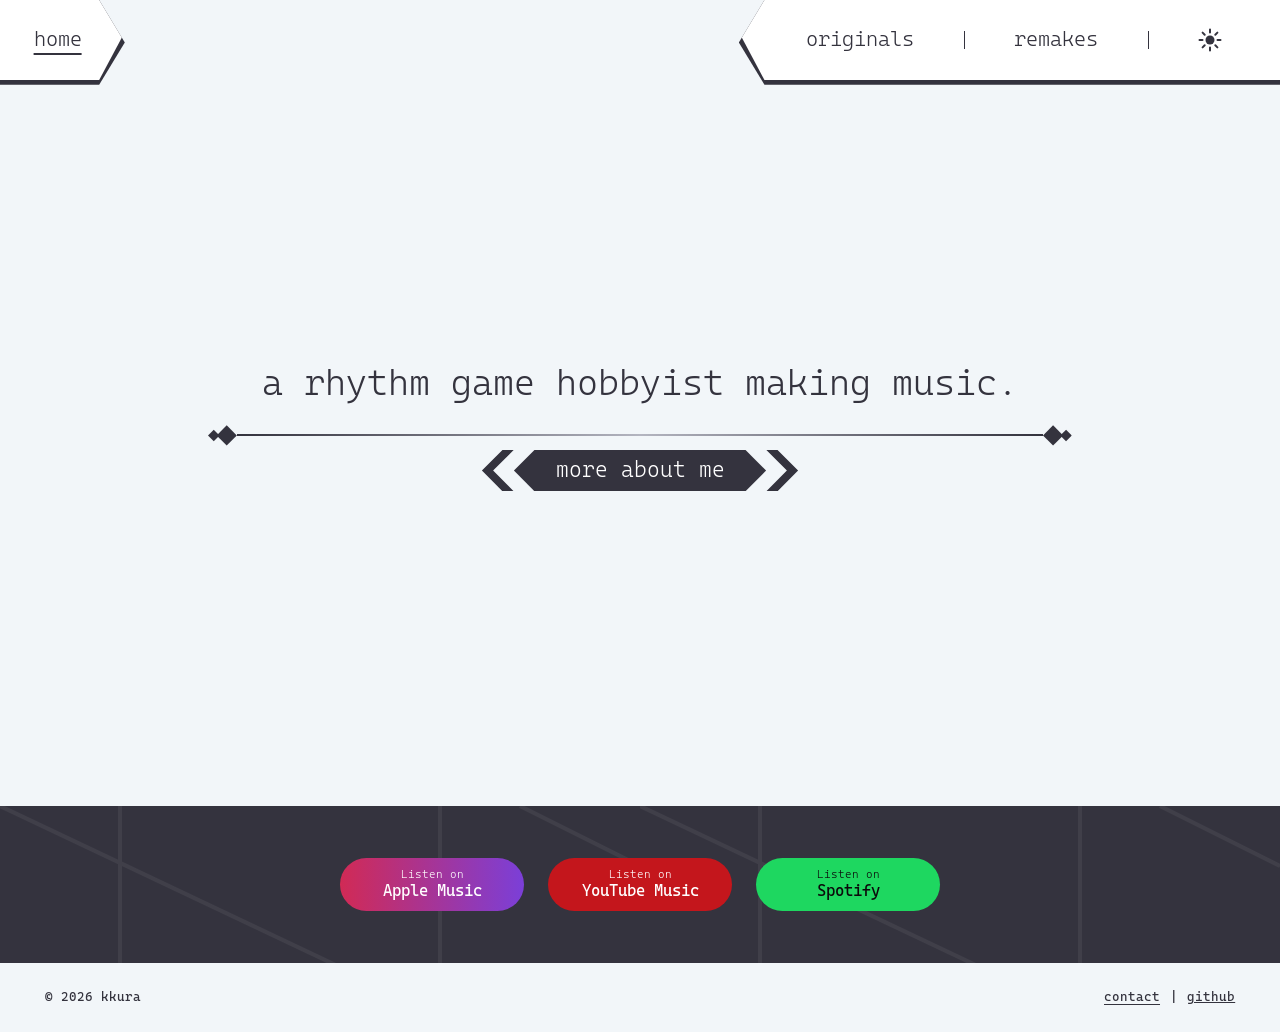
<file: index.html>
<!DOCTYPE html>
<html lang="en">
<head>
    <meta charset="UTF-8">
    <meta name="viewport" content="width=device-width, initial-scale=1.0">
    <title>kkura</title>
    <meta name="description" content="portfolio site of kkura. mostly rhythm game songs but more too.">
        <link rel="canonical" href="https://kkura.space/">
    <meta property="og:type" content="website">
    <meta property="og:site_name" content="kkura">
    <meta property="og:title" content="kkura">
    <meta property="og:description" content="portfolio site of kkura. mostly rhythm game songs but more too.">
    <meta property="og:url" content="https://kkura.space/">
    <meta property="og:image" content="https://kkura.space/assets/images/preview.png">
    <meta property="og:image:width" content="1200">
    <meta property="og:image:height" content="630">
    <meta property="og:image:alt" content="kkura portfolio site landing page">
    <meta name="twitter:card" content="summary_large_image">
    <meta name="twitter:title" content="kkura">
    <meta name="twitter:description" content="portfolio site of kkura. mostly rhythm game songs but more too.">
    <meta name="twitter:image" content="https://kkura.space/assets/images/preview.png">
    <link rel="icon" href="assets/favicon.svg" type="image/svg+xml">
    <link rel="stylesheet" href="css/styles.css">
</head>
<body data-page="home">
    <main>
        <section class="hero">
            <div class="hero__inner">
                <h1>a rhythm game hobbyist making music.</h1>
                <div class="divider" aria-hidden="true">
                    <svg viewBox="0 0 40 28"><path d="M8 6l8 8-8 8-8-8z" fill="currentColor"/><path d="M26 0l14 14-14 14-14-14z" fill="currentColor"/></svg>
                    <span class="divider__line"></span>
                    <svg viewBox="0 0 40 28" style="transform:scaleX(-1)"><path d="M8 6l8 8-8 8-8-8z" fill="currentColor"/><path d="M26 0l14 14-14 14-14-14z" fill="currentColor"/></svg>
                </div>
                <a class="btn-more" href="about.html">
                    <span class="btn-more__chev btn-more__chev--left" aria-hidden="true"></span>
                    <span class="btn-more__plate">more about me</span>
                    <span class="btn-more__chev btn-more__chev--right" aria-hidden="true"></span>
                </a>
            </div>
        </section>
    </main>
    <script type="module" src="js/shell.js"></script>
</body>
</html>
</file>
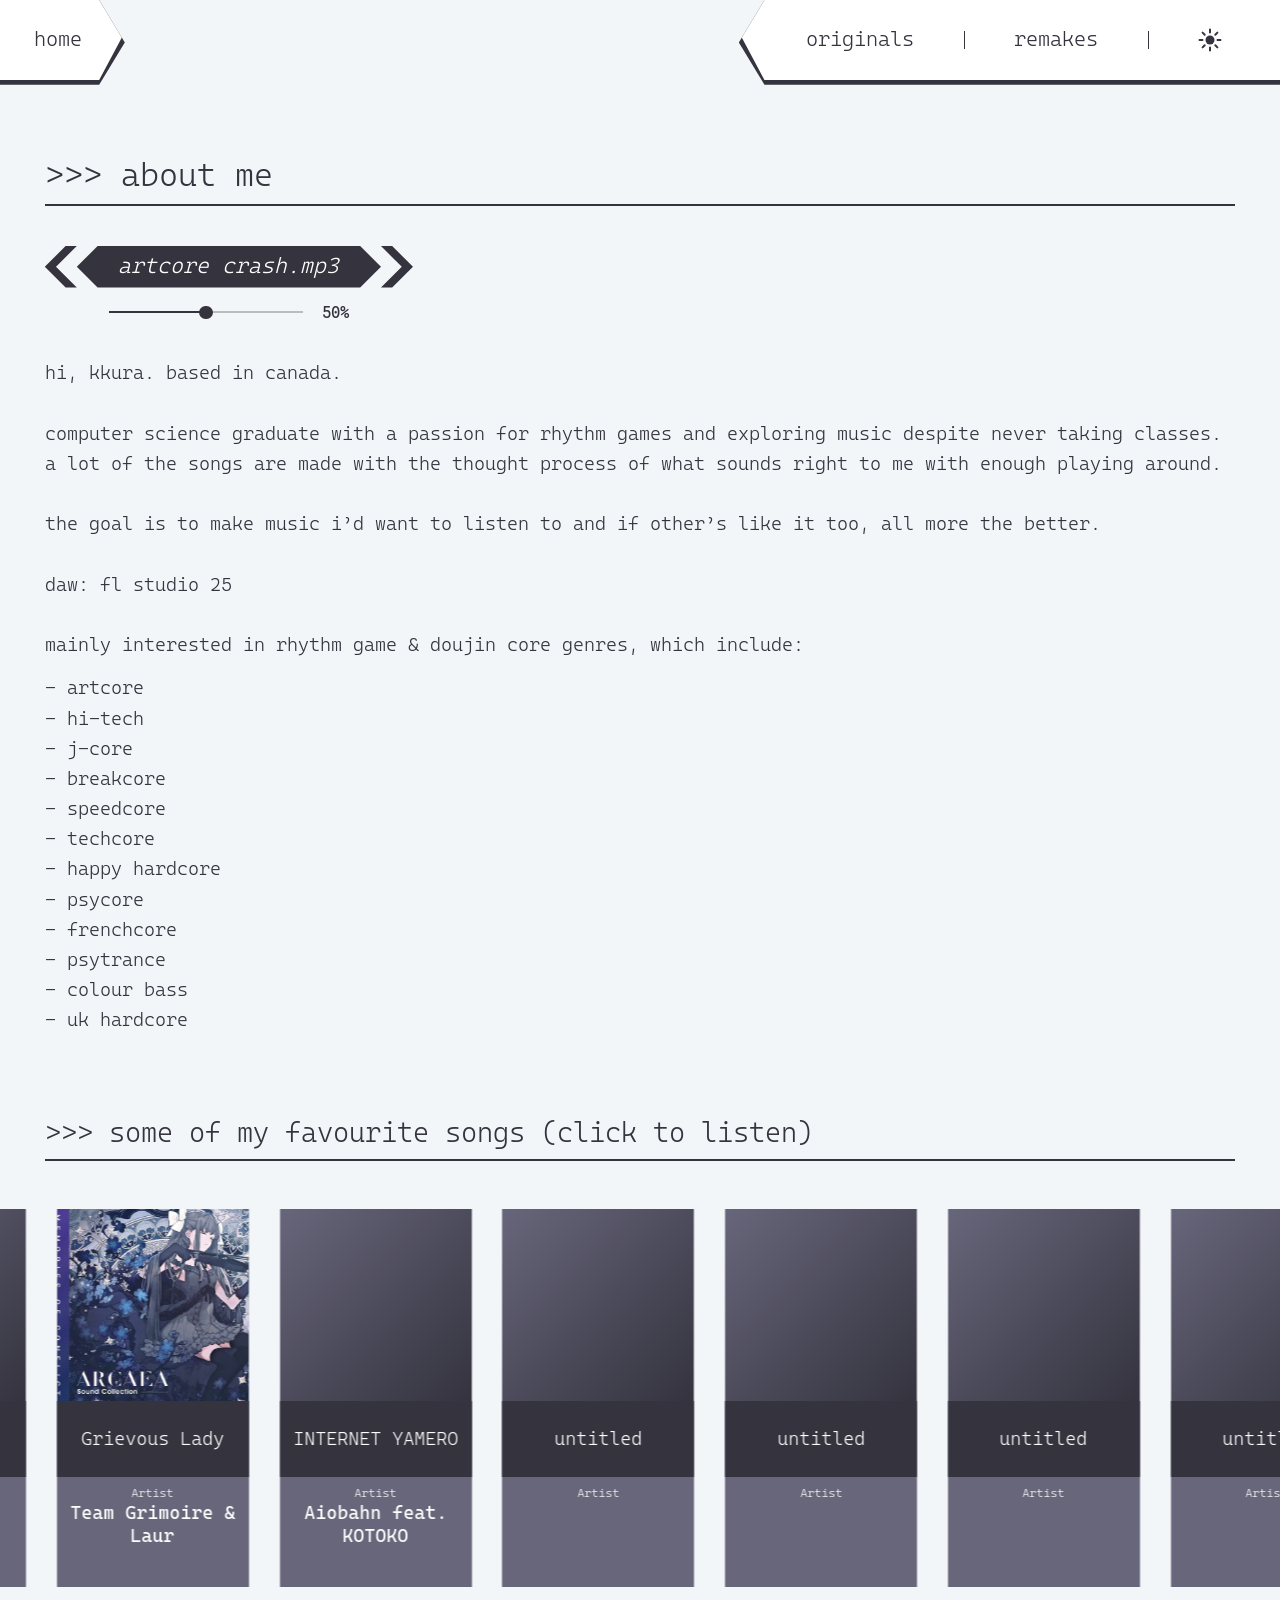
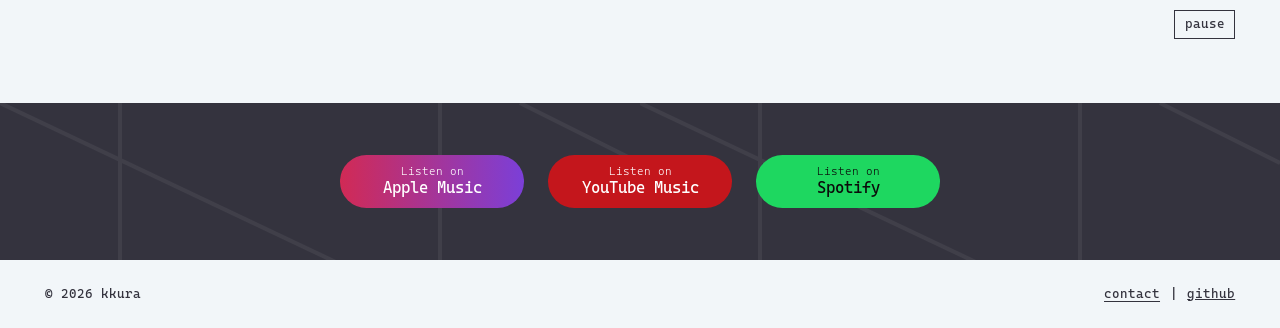
<file: about.html>
<!DOCTYPE html>
<html lang="en">
<head>
    <meta charset="UTF-8">
    <meta name="viewport" content="width=device-width, initial-scale=1.0">
    <title>about me — kkura</title>
    <meta name="description" content="About kkura and some favourite songs.">
        <link rel="canonical" href="https://kkura.space/about.html">
    <meta property="og:type" content="website">
    <meta property="og:site_name" content="kkura">
    <meta property="og:title" content="about me — kkura">
    <meta property="og:description" content="About kkura and some favourite songs.">
    <meta property="og:url" content="https://kkura.space/about.html">
    <meta property="og:image" content="https://kkura.space/assets/images/preview.png">
    <meta property="og:image:width" content="1200">
    <meta property="og:image:height" content="630">
    <meta property="og:image:alt" content="kkura portfolio site landing page">
    <meta name="twitter:card" content="summary_large_image">
    <meta name="twitter:title" content="about me — kkura">
    <meta name="twitter:description" content="About kkura and some favourite songs.">
    <meta name="twitter:image" content="https://kkura.space/assets/images/preview.png">
    <link rel="icon" href="assets/favicon.svg" type="image/svg+xml">
    <link rel="stylesheet" href="css/styles.css">
</head>
<body data-page="about">
    <main>
        <div class="page">
            <h1 class="page-title"><span aria-hidden="true">&gt;&gt;&gt; </span>about me</h1>
            <div class="prose">
                <div class="sound">
                    <button type="button" class="btn-more" data-sound="assets/sounds/VEC2%20Cymbals%20Crash%2014.wav">
                        <span class="btn-more__chev btn-more__chev--left" aria-hidden="true"></span>
                        <span class="btn-more__plate">artcore crash.mp3</span>
                        <span class="btn-more__chev btn-more__chev--right" aria-hidden="true"></span>
                    </button>
                    <div class="sound__row">
                        <input class="sound__volume" type="range" min="0" max="100" value="50" aria-label="volume" data-volume>
                        <output class="sound__percent" data-volume-label>50%</output>
                    </div>
                </div>
                <p>hi, kkura. based in canada.</p>
                <p>computer science graduate with a passion for rhythm games and exploring music despite never taking classes. a lot of the songs are made with the thought process of what sounds right to me with enough playing around.</p>
                <p>the goal is to make music i’d want to listen to and if other’s like it too, all more the better.</p>
                <p>daw: fl studio 25</p>
                <p>mainly interested in rhythm game &amp; doujin core genres, which include:</p>
                <ul class="genres">
                    <li>artcore</li>
                    <li>hi-tech</li>
                    <li>j-core</li>
                    <li>breakcore</li>
                    <li>speedcore</li>
                    <li>techcore</li>
                    <li>happy hardcore</li>
                    <li>psycore</li>
                    <li>frenchcore</li>
                    <li>psytrance</li>
                    <li>colour bass</li>
                    <li>uk hardcore</li>
                </ul>
            </div>
            <h2 class="section-title"><span aria-hidden="true">&gt;&gt;&gt; </span>some of my favourite songs (click to listen)</h2>
            <div class="carousel" id="favourites">
                <p class="status">loading songs…</p>
            </div>
        </div>
    </main>
    <script type="module" src="js/shell.js"></script>
    <script type="module" src="js/sound.js"></script>
    <script type="module" src="js/favourites.js"></script>
</body>
</html>
</file>
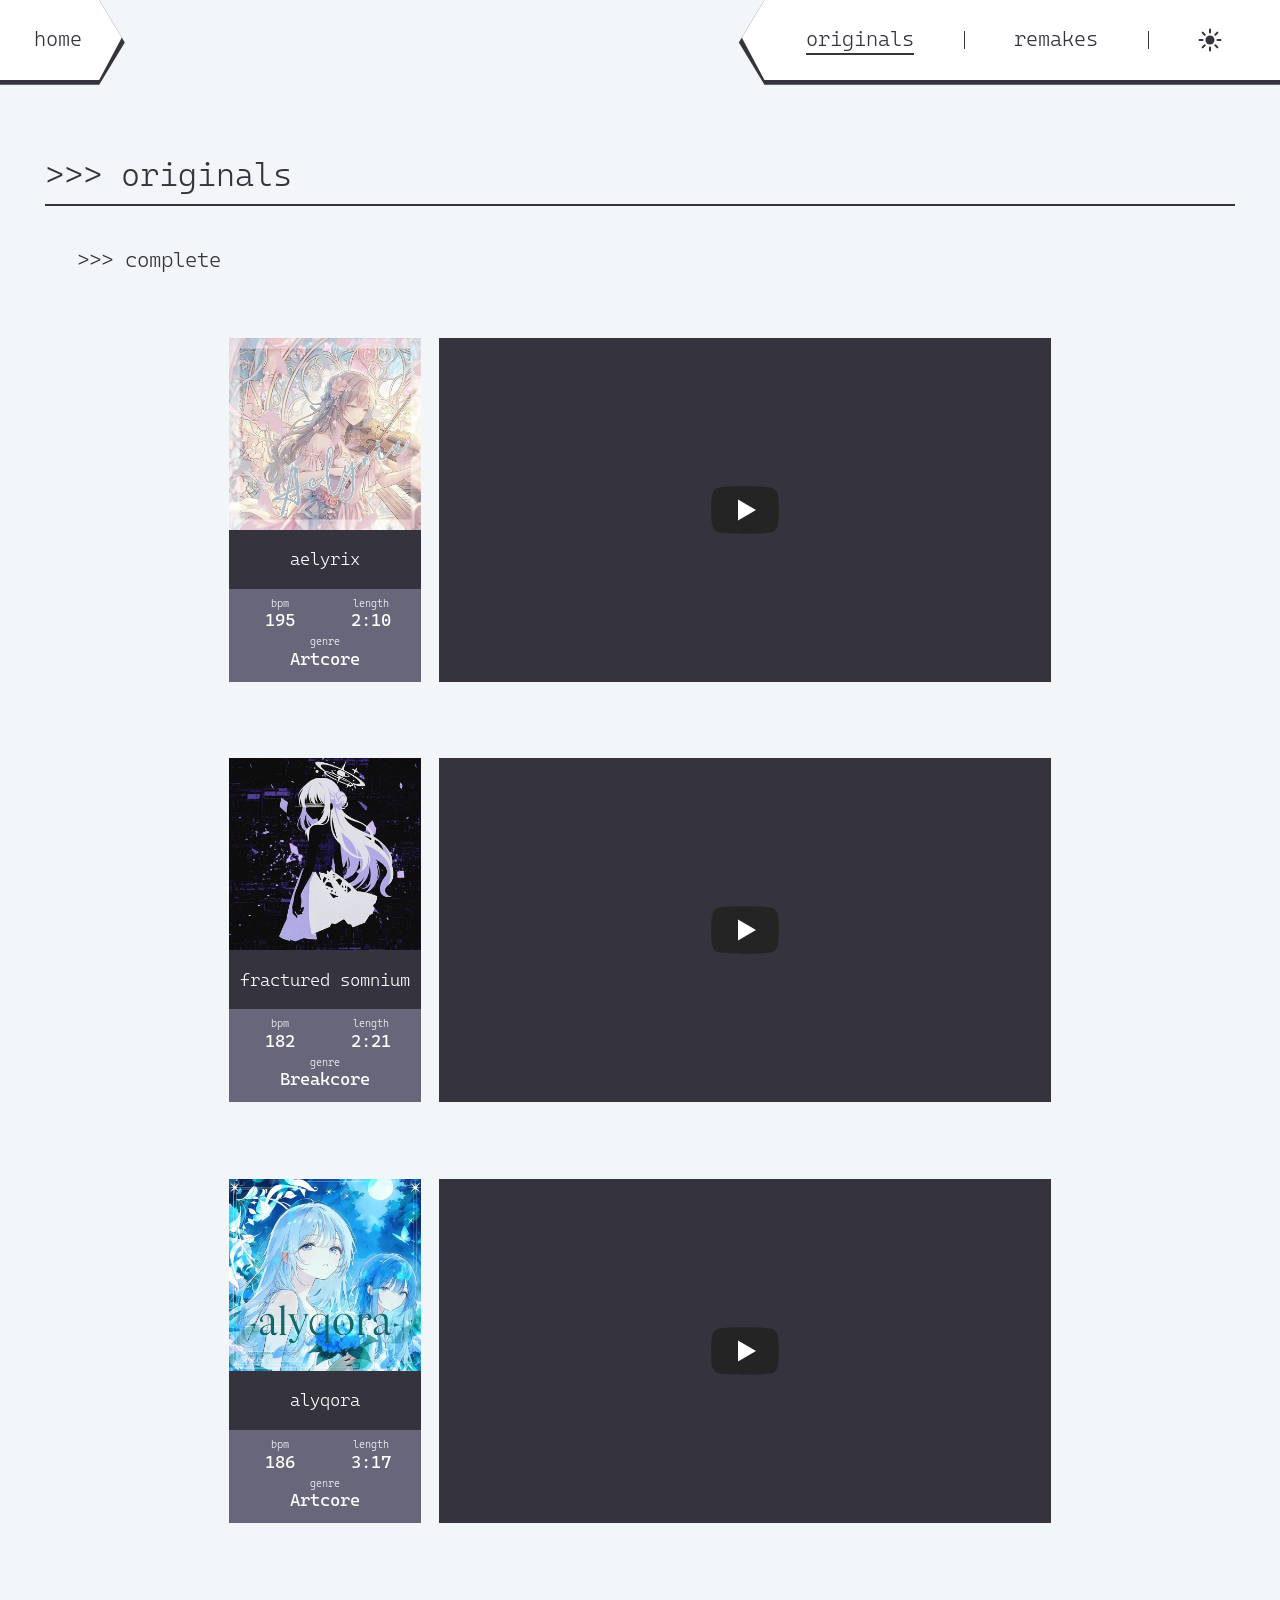
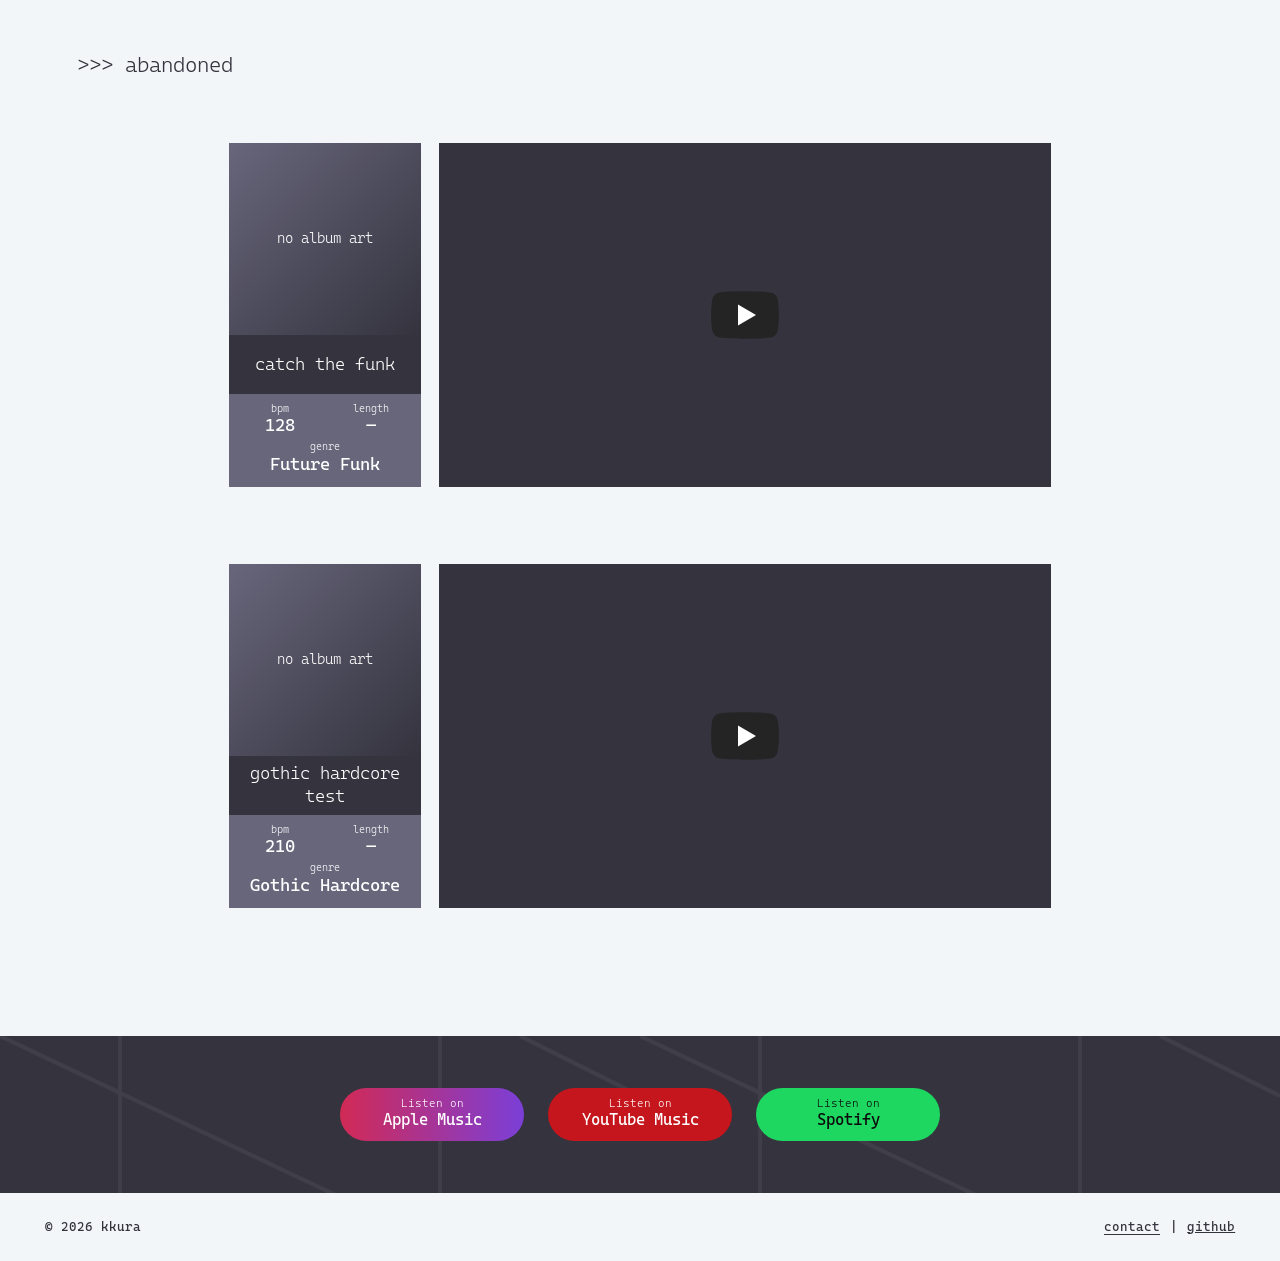
<file: originals.html>
<!DOCTYPE html>
<html lang="en">
<head>
    <meta charset="UTF-8">
    <meta name="viewport" content="width=device-width, initial-scale=1.0">
    <title>originals — kkura</title>
    <meta name="description" content="Original songs by kkura.">
        <link rel="canonical" href="https://kkura.space/originals.html">
    <meta property="og:type" content="website">
    <meta property="og:site_name" content="kkura">
    <meta property="og:title" content="originals — kkura">
    <meta property="og:description" content="Original songs by kkura.">
    <meta property="og:url" content="https://kkura.space/originals.html">
    <meta property="og:image" content="https://kkura.space/assets/images/preview.png">
    <meta property="og:image:width" content="1200">
    <meta property="og:image:height" content="630">
    <meta property="og:image:alt" content="kkura portfolio site landing page">
    <meta name="twitter:card" content="summary_large_image">
    <meta name="twitter:title" content="originals — kkura">
    <meta name="twitter:description" content="Original songs by kkura.">
    <meta name="twitter:image" content="https://kkura.space/assets/images/preview.png">
    <link rel="icon" href="assets/favicon.svg" type="image/svg+xml">
    <link rel="stylesheet" href="css/styles.css">
</head>
<body data-page="originals">
    <main>
        <div class="page">
            <h1 class="page-title"><span aria-hidden="true">&gt;&gt;&gt; </span>originals</h1>
            <div id="originals">
                <p class="status">loading songs…</p>
            </div>
        </div>
    </main>
    <script type="module" src="js/shell.js"></script>
    <script type="module" src="js/originals.js"></script>
</body>
</html>
</file>
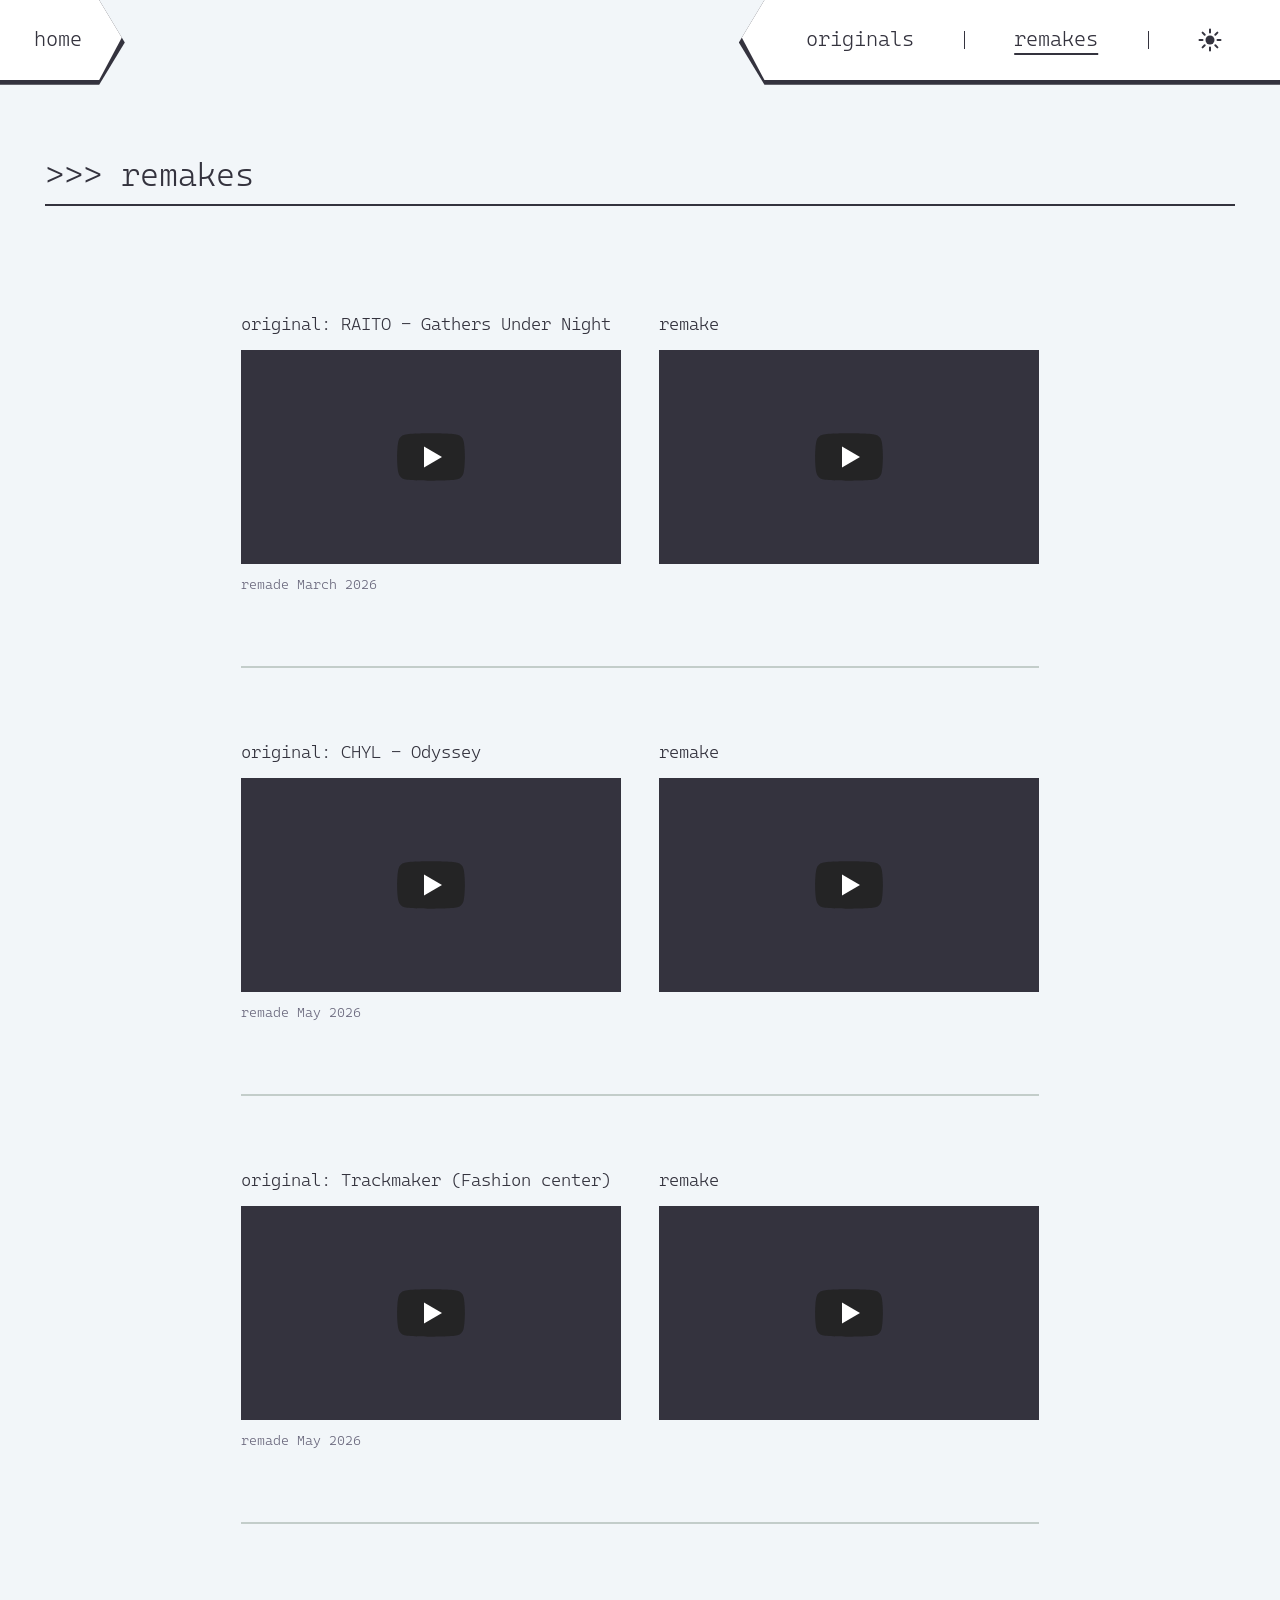
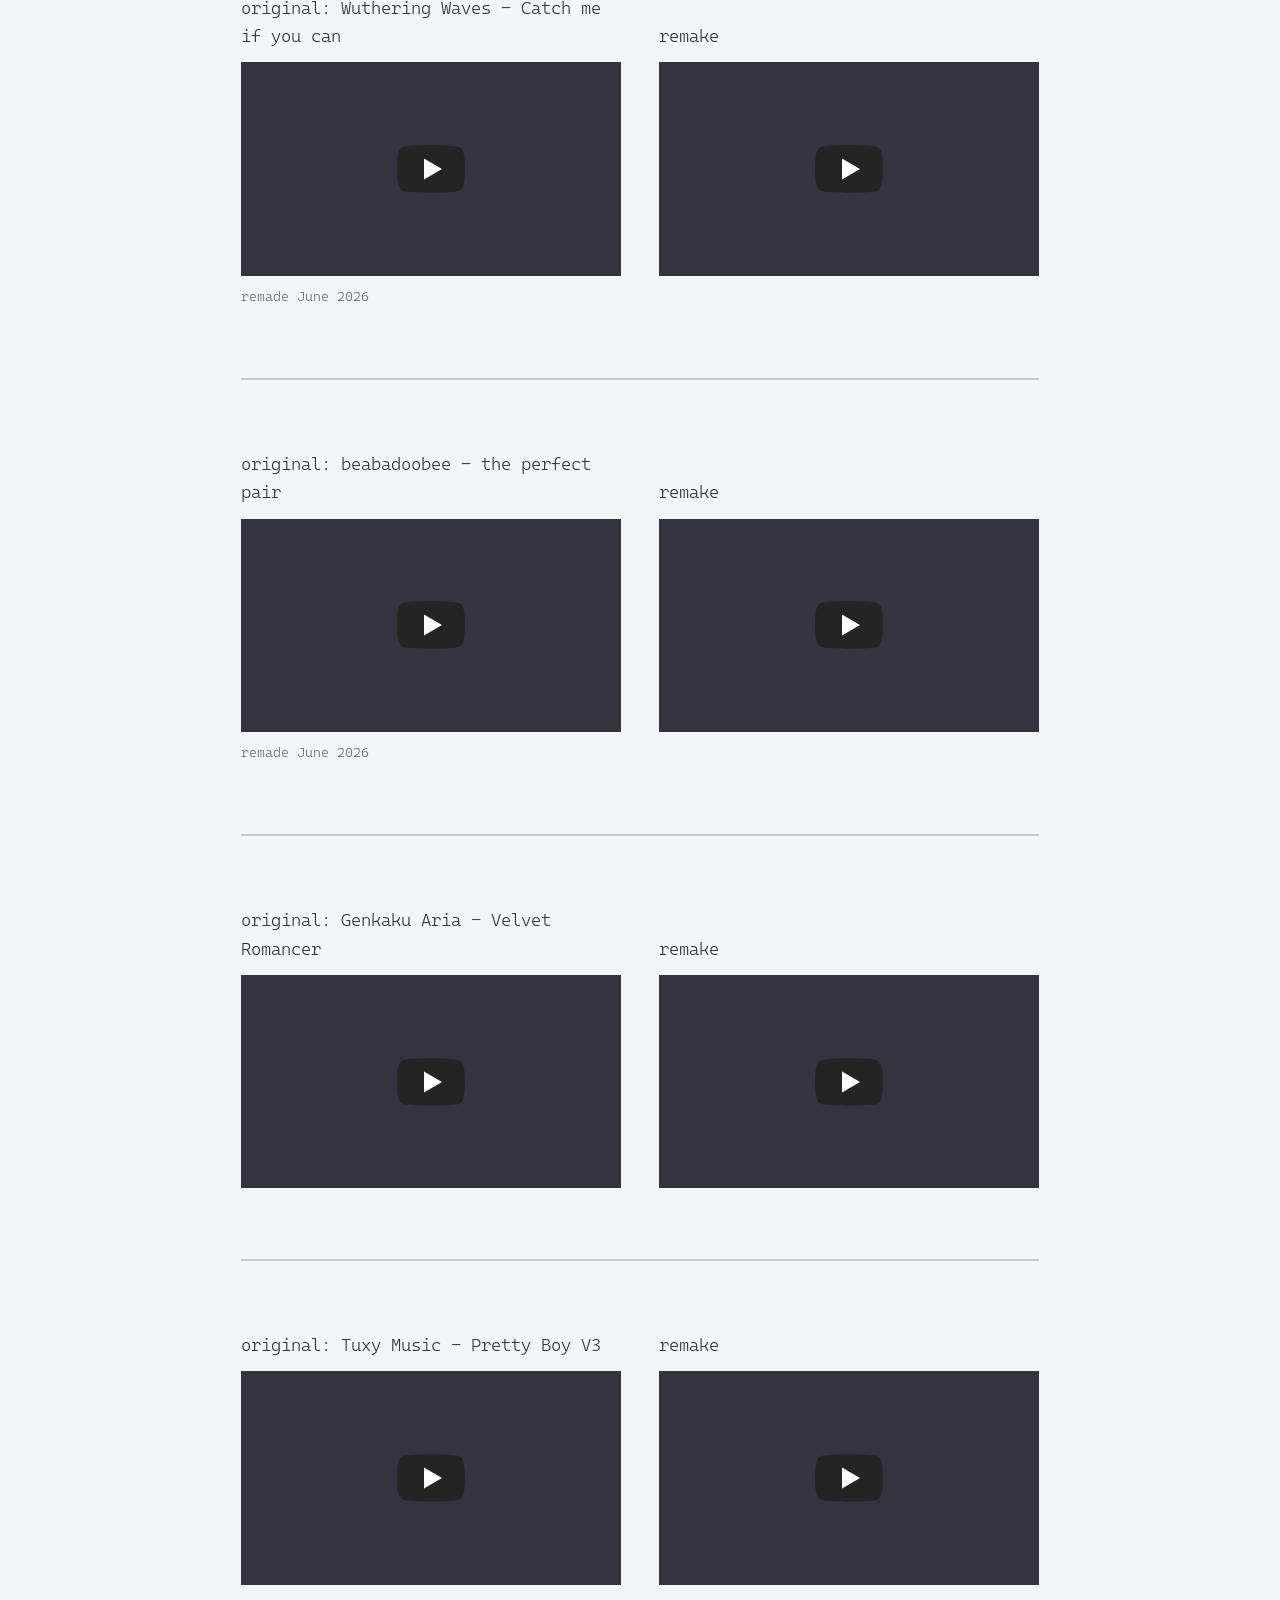
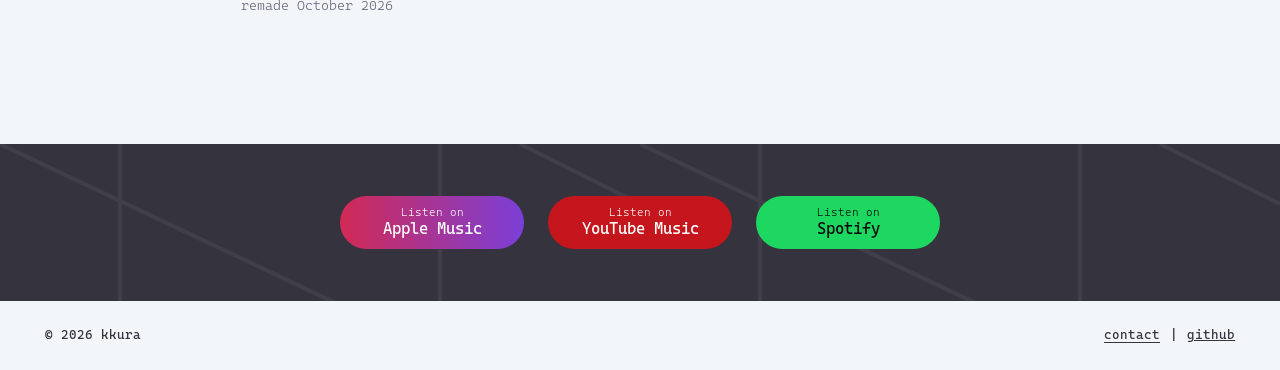
<file: remakes.html>
<!DOCTYPE html>
<html lang="en">
<head>
    <meta charset="UTF-8">
    <meta name="viewport" content="width=device-width, initial-scale=1.0">
    <title>remakes — kkura</title>
    <meta name="description" content="Remakes by kkura next to their originals.">
        <link rel="canonical" href="https://kkura.space/remakes.html">
    <meta property="og:type" content="website">
    <meta property="og:site_name" content="kkura">
    <meta property="og:title" content="remakes — kkura">
    <meta property="og:description" content="Remakes by kkura next to their originals.">
    <meta property="og:url" content="https://kkura.space/remakes.html">
    <meta property="og:image" content="https://kkura.space/assets/images/preview.png">
    <meta property="og:image:width" content="1200">
    <meta property="og:image:height" content="630">
    <meta property="og:image:alt" content="kkura portfolio site landing page">
    <meta name="twitter:card" content="summary_large_image">
    <meta name="twitter:title" content="remakes — kkura">
    <meta name="twitter:description" content="Remakes by kkura next to their originals.">
    <meta name="twitter:image" content="https://kkura.space/assets/images/preview.png">
    <link rel="icon" href="assets/favicon.svg" type="image/svg+xml">
    <link rel="stylesheet" href="css/styles.css">
</head>
<body data-page="remakes">
    <main>
        <div class="page">
            <h1 class="page-title"><span aria-hidden="true">&gt;&gt;&gt; </span>remakes</h1>
            <div class="remakes" id="remakes">
                <p class="status">loading remakes…</p>
            </div>
        </div>
    </main>
    <script type="module" src="js/shell.js"></script>
    <script type="module" src="js/remakes.js"></script>
</body>
</html>
</file>
<file: css/styles.css>
/* ---------- fonts (self-hosted, SIL OFL — see assets/fonts/OFL.txt) ---------- */
@font-face {
  font-family: "Cascadia Mono";
  src: url("../assets/fonts/CascadiaMono-Light.woff2") format("woff2");
  font-weight: 300;
  font-display: swap;
}
@font-face {
  font-family: "Cascadia Mono";
  src: url("../assets/fonts/CascadiaMono-Regular.woff2") format("woff2");
  font-weight: 400;
  font-display: swap;
}

/* ---------- theme tokens ---------- */
:root {
  --bg: #f2f6f9;
  --surface: #ffffff;
  --ink: #34333e; /* main purple */
  --purple-light: #68667b;
  --gray-light: #c3cdca;
  --on-ink: #ffffff;
  --accent-pink: #b3217e; /* popup ornaments only */
  --accent-violet: #5b3fd0;
  --fill: var(--ink); /* solid bands: footer, card titles, buttons */
  --edge: var(--ink); /* navbar outline, divider line */
  --rule: var(--ink); /* heading rules */
  --rule-soft: var(--gray-light);
  --frame: var(--ink); /* video frames */
  --card: var(--purple-light); /* card stats band */
  --hover: var(--purple-light);
  --plate-face: var(--surface);
  --backdrop: rgba(20, 20, 28, .55);

  --font: "Cascadia Mono", ui-monospace, "Cascadia Code", Consolas, monospace;
  --gutter: clamp(1rem, 3.5vw, 4rem);
  --content-max: 96rem;
  --notch: 1.6rem;
  --outline: .65rem; /* purple edge on the lower slant of the point */
  --outline-bottom: .3rem; /* purple edge along the straight bottom */
}

/* dark theme: set on <html data-theme="dark"> by shell.js */
:root[data-theme="dark"] {
  color-scheme: dark;
  --bg: #1e2122;
  --surface: #17191a;
  --ink: #cfc6ba;
  --purple-light: #9d9588;
  --gray-light: #3a3f42;
  --on-ink: #e6dfd4;
  --accent-pink: #cfc6ba;
  --accent-violet: #a89d8c;
  --fill: #373c3f;
  --edge: #3a3f42;
  --rule: #8a7f6e;
  --rule-soft: #3a3f42;
  --frame: #756b5e;
  --card: #50565a;
  --hover: #e6dfd4;
  --backdrop: rgba(0, 0, 0, .65);
}

/* added by shell.js for the moment after a theme toggle, so colors fade
   instead of snapping (not on page load) */
html.theme-fade, html.theme-fade *, html.theme-fade *::before, html.theme-fade *::after {
  transition: background-color .4s ease, color .4s ease, border-color .4s ease, fill .4s ease, stroke .4s ease !important;
}
@media (prefers-reduced-motion: reduce) {
  html.theme-fade, html.theme-fade *, html.theme-fade *::before, html.theme-fade *::after { transition: none !important; }
}

*, *::before, *::after { box-sizing: border-box; }
html { -webkit-text-size-adjust: 100%; }
body {
  margin: 0;
  min-height: 100vh;
  min-height: 100dvh;
  display: flex;
  flex-direction: column;
  background: var(--bg);
  color: var(--ink);
  font-family: var(--font);
  font-weight: 300;
  font-size: clamp(1rem, 0.9rem + 0.35vw, 1.5rem);
  line-height: 1.6;
}
img { max-width: 100%; display: block; }
a { color: inherit; }
button { font: inherit; color: inherit; }
ul { list-style: none; margin: 0; padding: 0; }

.sr-only {
  position: absolute; width: 1px; height: 1px; margin: -1px; padding: 0;
  overflow: hidden; clip: rect(0 0 0 0); white-space: nowrap; border: 0;
}
.skip-link {
  position: absolute; left: 1rem; top: -4rem; z-index: 100;
  background: var(--ink); color: var(--on-ink); padding: .5rem 1rem;
}
.skip-link:focus { top: 1rem; }

/* shared focus ring for anything without its own hover treatment */
:focus-visible { outline: 3px solid var(--purple-light); outline-offset: 3px; }

/* ---------- navbar plates ---------- */
.site-header {
  position: absolute;
  inset: 0 0 auto 0;
  z-index: 10;
  display: flex;
  justify-content: space-between;
  align-items: flex-start;
  pointer-events: none;
}
.site-header > * { pointer-events: auto; }

.plate {
  display: flow-root; /* keeps the face's bottom margin inside the plate */
  background: var(--edge);
  clip-path: polygon(var(--notch) 0, 0 50%, var(--notch) 100%, 100% 100%, 100% 0);
}
.plate--left {
  clip-path: polygon(0 0, 0 100%, calc(100% - var(--notch)) 100%, 100% 50%, calc(100% - var(--notch)) 0);
}
.plate__face {
  display: flex;
  align-items: center;
  justify-content: center;
  gap: .75rem;
  background: var(--surface);
  color: var(--ink);
  margin: 0 0 var(--outline-bottom);
  min-height: 5rem;
  padding: 0 2rem 0 calc(var(--notch) + 1rem);
  /* plate shape shifted up, so purple shows along the bottom and the lower
     slant only; the slant band tapers from --outline to --outline-bottom */
  clip-path: polygon(var(--notch) calc(var(--outline) * -1), 0 calc(50% + (var(--outline-bottom) / 2) - var(--outline)), var(--notch) 100%, 100% 100%, 100% calc(var(--outline) * -1));
  transition: background-color .3s, color .3s;
}
.plate--left .plate__face {
  clip-path: polygon(0 calc(var(--outline) * -1), 0 100%, calc(100% - var(--notch)) 100%, 100% calc(50% + (var(--outline-bottom) / 2) - var(--outline)), calc(100% - var(--notch)) calc(var(--outline) * -1));
  padding: 0 calc(var(--notch) + 1rem) 0 2rem;
}

.nav-desktop .plate__face { padding-left: calc(var(--notch) + 2.5rem); padding-right: 3.5rem; }
.nav-list { display: flex; align-items: center; }
.nav-list li { display: flex; align-items: center; }
.nav-list li + li::before { content: ""; width: 1px; height: 1.1rem; background: var(--edge); margin: 0 3rem; }

.nav-link {
  text-decoration: none;
  background: none;
  border: 0;
  cursor: pointer;
  padding: .25rem .1rem;
  font-weight: 300;
  font-size: 1.1em;
  transition: color .15s;
}
.nav-link:is(:hover, :focus-visible) { color: var(--hover); }
.nav-link:focus-visible { outline: 2px solid var(--purple-light); outline-offset: 4px; }
.nav-link[aria-current="page"] { text-decoration: underline; text-underline-offset: .35em; }
.nav-link svg { display: block; width: 1.5rem; height: 1.5rem; }

.nav-mobile { display: none; position: relative; width: min(17rem, 60vw); }
.menu-btn { display: block; width: 100%; padding: 0; border: 0; background: none; cursor: pointer; position: relative; z-index: 2; }
.menu-btn .plate__face { font-size: 1.1em; padding: 0 1.25rem 0 calc(var(--notch) + .5rem); }
.menu-btn svg { width: 1.65rem; height: 1.65rem; }
.menu-btn[aria-expanded="true"] .plate__face { background: var(--fill); color: var(--on-ink); }
.menu-btn:focus-visible { outline: none; }
.menu-btn:focus-visible .plate__face { color: var(--hover); }
.menu-btn[aria-expanded="true"]:focus-visible .plate__face { color: var(--on-ink); box-shadow: inset 0 0 0 3px var(--purple-light); }

.menu-list { position: absolute; top: 100%; left: 0; right: 0; z-index: 1; visibility: hidden; transition: visibility 0s .35s; }
.menu-list[data-open="true"] { visibility: visible; transition-delay: 0s; }
.menu-list li { transform: translateY(-110%); opacity: 0; transition: transform .35s ease, opacity .25s; }
.menu-list[data-open="true"] li { transform: none; opacity: 1; }
.menu-list li:nth-child(2) { transition-delay: .04s; }
.menu-list li:nth-child(3) { transition-delay: .08s; }
.menu-list .plate { width: 100%; padding: 0; border: 0; cursor: pointer; text-decoration: none; }
.menu-list .plate__face { font-size: 1.1em; min-height: 4.6rem; }
.menu-list .plate:is(:hover, :focus-visible) .plate__face { color: var(--hover); }
.menu-list .plate:focus-visible { outline: none; }

@media (max-width: 48rem) {
  .nav-desktop { display: none; }
  .nav-mobile { display: block; }
  .plate { --notch: 1.3rem; }
  .plate__face { min-height: 4.4rem; }
  .plate--left .plate__face { padding-left: 1.25rem; padding-right: calc(var(--notch) + .75rem); }
}
@media (prefers-reduced-motion: reduce) {
  .menu-list li, .menu-list, .plate__face, .nav-link { transition: none; }
}

/* ---------- page frame ---------- */
main { flex: 1; width: 100%; }
.page {
  width: 100%;
  max-width: var(--content-max);
  margin-inline: auto;
  padding: clamp(7rem, 12vw, 11rem) var(--gutter) 4rem;
}
.page-title, .section-title {
  margin: 0 0 2.5rem;
  padding-bottom: .5rem;
  border-bottom: 2px solid var(--rule);
  font-weight: 300;
  font-size: clamp(1.5rem, 1rem + 1.3vw, 2.5rem);
  line-height: 1.3;
}
.section-title { margin-top: 5rem; font-size: clamp(1.2rem, .85rem + 1.1vw, 2rem); }

.status { margin: 3rem 0; font-weight: 400; }

/* ---------- landing ---------- */
.hero {
  min-height: 100%;
  display: flex;
  flex-direction: column;
  justify-content: center;
  align-items: center;
  padding: clamp(16rem, 40vh, 32rem) var(--gutter) clamp(14rem, 35vh, 28rem);
}
.hero__inner { width: min(54rem, 100%); display: flex; flex-direction: column; align-items: center; gap: 1.25rem; }
.hero h1 {
  margin: 0;
  font-weight: 300;
  text-align: center;
  font-size: clamp(1.2rem, 0.45rem + 2.25vw, 2.7rem);
  line-height: 1.25;
}
.divider { display: flex; align-items: center; width: 100%; color: var(--ink); }
.divider__line { flex: 1; height: 2px; background: linear-gradient(90deg, var(--edge), color-mix(in srgb, var(--purple-light) 45%, var(--bg)) 50%, var(--edge)); }
.divider svg { width: 1.8rem; height: 1.3rem; flex: none; }

.btn-more { --btn: var(--fill); display: inline-flex; align-items: center; text-decoration: none; color: var(--ink); margin-top: -1rem; }
.btn-more__chev { display: block; width: 2rem; height: 2.6rem; flex: none; background: var(--btn); transition: background-color .15s; }
.btn-more__chev--left { clip-path: polygon(65% 0, 100% 0, 35% 50%, 100% 100%, 65% 100%, 0 50%); }
.btn-more__chev--right { clip-path: polygon(35% 0, 0 0, 65% 50%, 0 100%, 35% 100%, 100% 50%); }
.btn-more__plate {
  background: var(--btn);
  color: var(--on-ink);
  font-weight: 300;
  font-size: clamp(1rem, .8rem + .7vw, 1.6rem);
  display: flex;
  align-items: center;
  height: 2.6rem; /* same as the arrows */
  padding: 0 2.6rem;
  /* 1.3rem = half the height, so the ends have the same 45° point as the arrows */
  clip-path: polygon(1.3rem 0, calc(100% - 1.3rem) 0, 100% 50%, calc(100% - 1.3rem) 100%, 1.3rem 100%, 0 50%);
  transition: background-color .15s;
}
.btn-more:is(:hover, :focus-visible) { --btn: var(--card); }
button.btn-more { background: none; border: 0; padding: 0; font: inherit; cursor: pointer; }
.sound { display: flex; flex-direction: column; align-items: stretch; width: fit-content; max-width: 100%; margin: 0 0 2rem; gap: .75rem; }
.sound .btn-more { margin-top: 0; }
.sound .btn-more__plate { font-style: italic; }
/* volume: a line and a dot, percent on the right */
.sound__row { display: flex; align-items: center; gap: .6rem; align-self: center; width: 65%; min-width: 9rem; }
.sound__percent { flex: none; min-width: 4ch; text-align: right; font-size: 1rem; font-weight: 400; }
/* left of the dot is solid, right of it is faded; --pct is set by sound.js */
.sound__volume { --pct: 50%; --fill-track: linear-gradient(90deg, currentColor var(--pct), color-mix(in srgb, currentColor 30%, transparent) var(--pct)); -webkit-appearance: none; appearance: none; flex: 1; min-width: 0; height: 1.25rem; margin: 0; background: transparent; cursor: pointer; color: var(--ink); }
.sound__volume::-webkit-slider-runnable-track { height: 2px; background: var(--fill-track); }
.sound__volume::-moz-range-track { height: 2px; background: var(--fill-track); }
.sound__volume::-webkit-slider-thumb { -webkit-appearance: none; width: .85rem; height: .85rem; margin-top: calc(-.425rem + 1px); border: 0; border-radius: 50%; background: currentColor; transition: background-color .15s; }
.sound__volume::-moz-range-thumb { width: .85rem; height: .85rem; border: 0; border-radius: 50%; background: currentColor; transition: background-color .15s; }
.sound__volume:is(:hover, :focus-visible) { color: var(--hover); }
.btn-more:focus-visible { outline: 3px solid var(--purple-light); outline-offset: 4px; }

/* ---------- footer ---------- */
.streaming {
  background-color: var(--fill);
  background-image: url("data:image/svg+xml,%3Csvg xmlns='http://www.w3.org/2000/svg' width='640' height='180' fill='none' stroke='%23fff' stroke-opacity='.06' stroke-width='4'%3E%3Cpath d='M0 0L380 180M120 0V180M440 0V180M520 0L640 60'/%3E%3C/svg%3E");
  background-size: 640px 180px;
  padding: 3.25rem var(--gutter);
}
.streaming__list { display: flex; justify-content: center; flex-wrap: wrap; gap: 1.5rem; }
.badge {
  display: flex;
  flex-direction: column;
  justify-content: center;
  align-items: center;
  width: 11.5rem;
  height: 3.3rem;
  border-radius: 999px;
  text-decoration: none;
  line-height: 1.15;
  font-weight: 400;
  transition: filter .15s, transform .15s;
}
.badge__pre { font-size: .7rem; font-weight: 300; }
.badge__name { font-size: 1rem; font-weight: 400; }
.badge:is(:hover, :focus-visible) { filter: brightness(1.12); transform: translateY(-2px); }
.badge:focus-visible { outline: 3px solid var(--on-ink); outline-offset: 3px; }
.badge--apple { background: linear-gradient(90deg, #d12a55, #7b3fd8); color: #fff; } /* darker pink end keeps white text at 4.5:1+ */
.badge--ytm { background: #c4161c; color: #fff; }
.badge--spotify { background: #1ed760; color: #0b0b0b; }

.legal {
  display: flex;
  justify-content: space-between;
  align-items: center;
  gap: 1rem;
  padding: 1.5rem var(--gutter);
  font-size: .8rem;
  font-weight: 400;
}
.legal p { margin: 0; }
.legal__links { display: flex; gap: .6rem; align-items: center; }
.linklike { background: none; border: 0; padding: 0; cursor: pointer; text-decoration: underline; text-underline-offset: .2em; }
.legal a, .linklike { transition: color .15s; }
.legal :is(a, .linklike):is(:hover, :focus-visible) { color: var(--hover); }

@media (max-width: 48rem) {
  .streaming__list { flex-direction: column; align-items: center; gap: 1.25rem; }
  .legal { flex-direction: column-reverse; text-align: center; gap: .9rem; }
}

/* ---------- popups (native <dialog>) ---------- */
.popup {
  padding: 0;
  border: 0;
  border-top: 3px solid transparent;
  border-image: linear-gradient(90deg, var(--accent-pink), var(--accent-violet)) 1;
  background: var(--surface);
  color: var(--ink);
  width: min(34rem, calc(100vw - 2rem));
  font-family: var(--font);
  font-weight: 400;
  text-align: center;
}
.popup::backdrop { background: var(--backdrop); }
.popup__inner { padding: 2.25rem 2rem 1.75rem; }
.popup h2 { margin: 0 0 .75rem; font-size: 1.05rem; font-weight: 400; }
.popup p { margin: 0 0 .75rem; font-size: .95rem; }
.popup a { color: var(--accent-violet); text-underline-offset: .2em; font-size: 1.05rem; }
.popup a:is(:hover, :focus-visible) { color: var(--hover); }
.popup__close {
  position: absolute; top: .6rem; right: .6rem;
  width: 2.25rem; height: 2.25rem; display: grid; place-items: center;
  background: none; border: 0; cursor: pointer; color: var(--ink);
}
.popup__close:is(:hover, :focus-visible) { color: var(--hover); }
.popup__close svg { width: 1rem; height: 1rem; }
.ornament { display: flex; justify-content: center; gap: .6rem; margin-top: 1.25rem; }
.ornament svg { width: .9rem; height: .9rem; }

/* ---------- about ---------- */
.prose p { margin: 0 0 1.6em; }
.prose .genres { margin: -0.9em 0 1.6em; }
.prose .genres li::before { content: "- "; }

/* ---------- song cards ---------- */
.songcard {
  display: flex;
  flex-direction: column;
  text-decoration: none;
  color: var(--on-ink);
  background: var(--card);
  text-align: center;
}
.songcard__art { position: relative; background: var(--surface); overflow: hidden; }
.songcard__art img, .songcard__placeholder { position: absolute; inset: 0; width: 100%; height: 100%; object-fit: cover; }
.songcard__thumb { transform: scale(1.334); } /* hqdefault: 270 of 360 rows are picture, the rest is letterbox */
.songcard__placeholder {
  display: grid; place-items: center; padding: 1rem;
  background: linear-gradient(135deg, var(--card), var(--fill));
  color: var(--on-ink); font-size: .9rem; font-weight: 300;
}
.songcard__title {
  margin: 0;
  background: var(--fill);
  padding: .85rem .75rem;
  font-size: 1.15rem;
  font-weight: 300;
  text-transform: uppercase;
  overflow-wrap: anywhere;
}
.songcard__label { display: block; font-size: .75rem; font-weight: 300; line-height: 1.2; }
.songcard__value { display: block; font-weight: 400; font-size: 1.15rem; line-height: 1.3; overflow-wrap: anywhere; }
.songcard__meta { padding: .6rem .75rem .9rem; }

/* ---------- carousel ---------- */
.carousel { --card-w: clamp(11rem, 15vw, 17rem); --gap: clamp(1rem, 2.4vw, 2.9rem); margin-inline: calc(var(--gutter) * -1); }
.carousel__viewport { overflow: hidden; touch-action: pan-y; cursor: grab; padding: .5rem 0; user-select: none; -webkit-user-select: none; }
.carousel__viewport.is-dragging { cursor: grabbing; }
.carousel__track { display: flex; width: max-content; will-change: transform; }
.carousel__set { display: flex; gap: var(--gap); padding-right: var(--gap); flex: none; }
.carousel__set li { flex: none; width: var(--card-w); }
.songcard--fav { height: 100%; }
/* fixed two-line title band so the Artist band lines up on every card */
.songcard--fav .songcard__title {
  display: flex; align-items: center; justify-content: center;
  box-sizing: border-box; height: calc(2 * 1.4em + 1.5rem); padding: .75rem; line-height: 1.4;
  text-transform: none;
}
.songcard--fav .songcard__title > span {
  display: -webkit-box; -webkit-line-clamp: 2; -webkit-box-orient: vertical; overflow: hidden;
}
.carousel__toggle {
  display: block; margin: 1rem var(--gutter) 0 auto; padding: .2rem .6rem;
  background: none; border: 1px solid var(--ink); cursor: pointer; font-size: .8rem; font-weight: 400;
}
.carousel__toggle:is(:hover, :focus-visible) { background: var(--fill); color: var(--on-ink); }
.songcard--fav .songcard__art { aspect-ratio: 1; }
a.songcard--fav { transition: filter .15s; }
a.songcard--fav:focus-visible { outline: 3px solid var(--ink); outline-offset: 4px; }
.songcard--fav img { -webkit-user-drag: none; }

/* ---------- originals ---------- */
/* "complete" / "abandoned": smaller than the page title, no rule, indented */
.group-title {
  margin: 4rem 0 0;
  padding-left: clamp(1rem, 2.5vw, 2.5rem);
  font-weight: 300;
  font-size: clamp(1.05rem, .85rem + .6vw, 1.5rem);
  line-height: 1.3;
}
.originals-group:first-child .group-title { margin-top: 0; }
.originals { display: grid; gap: clamp(3rem, 6vw, 5.5rem); padding-block: clamp(2rem, 5vw, 5rem); }
.original {
  /* card = 12rem square art + two-line title band + stats band; the video is
     sized to that height at 16:9 */
  --card-w: 12rem;
  --orig-h: 21.5rem;
  display: grid;
  grid-template-columns: var(--card-w) calc(var(--orig-h) * 16 / 9);
  justify-content: center;
  gap: 1.1rem;
  align-items: stretch;
}
.songcard--original { height: var(--orig-h); }
/* the art is always a full square; the title band takes whatever is left, so a
   long title can't squeeze the art. Titles past two lines end in "…" */
.songcard--original .songcard__art { flex: none; aspect-ratio: 1; }
.songcard--original .songcard__title {
  flex: 1; display: flex; align-items: center; justify-content: center; min-height: 0;
  padding: .4rem .6rem; font-size: 1.1rem; line-height: 1.3; text-transform: none;
}
.songcard--original .songcard__title > span {
  display: -webkit-box; -webkit-line-clamp: 2; -webkit-box-orient: vertical; overflow: hidden;
}
.original .embed { aspect-ratio: auto; }
.stats { display: grid; grid-template-columns: 1fr 1fr; gap: .2rem .5rem; padding: .5rem .6rem .7rem; margin: 0; }
.stats div { text-align: center; }
.stats div:last-child { grid-column: 1 / -1; }
.stats dt { font-size: .65rem; font-weight: 300; line-height: 1.2; }
.stats dd { margin: 0; font-weight: 400; font-size: 1.1rem; line-height: 1.3; }

.embed {
  aspect-ratio: 16 / 9;
  background: var(--frame);
  border: .5rem solid var(--frame);
  position: relative;
}
.embed iframe { position: absolute; inset: 0; width: 100%; height: 100%; border: 0; }
/* thumbnail + play button until clicked (see youtubeEmbed) */
.embed__facade {
  position: absolute; inset: 0; width: 100%; height: 100%;
  display: grid; place-items: center; padding: 0; border: 0; cursor: pointer;
  background: var(--frame); overflow: hidden;
}
/* hqdefault is 4:3 with letterbox bars; covering a 16:9 box crops exactly to the picture */
.embed__facade img { position: absolute; inset: 0; width: 100%; height: 100%; object-fit: cover; }
.embed__facade svg { position: relative; width: 4.25rem; height: 3rem; color: rgba(33, 33, 33, .85); transition: color .15s; }
.embed__facade:is(:hover, :focus-visible) svg { color: #c4161c; }
.embed__facade:focus-visible { outline: 3px solid var(--purple-light); outline-offset: 3px; }
.embed__blocked {
  position: absolute; inset: 0; display: grid; place-content: center; gap: .5rem;
  padding: 1rem; text-align: center; color: var(--on-ink); font-weight: 400;
}
.embed__blocked p { margin: 0; }
.embed__blocked a { text-underline-offset: .2em; }
.embed__blocked a:is(:hover, :focus-visible) { color: var(--gray-light); }
.embed--empty { display: grid; place-items: center; color: var(--on-ink); font-weight: 400; text-align: center; padding: 1rem; }

@media (max-width: 56rem) {
  /* definite track width: a minmax() track shrinks to its content, and the
     embed has none (its facade is absolutely positioned) */
  .original { grid-template-columns: min(100%, 40rem); }
  .songcard--original { height: auto; width: min(100%, 24rem); justify-self: center; }
  .songcard--original .songcard__art { flex: none; aspect-ratio: 1; }
  .original .embed { width: 100%; aspect-ratio: 16 / 9; }
}

/* ---------- remakes ---------- */
.remakes { display: grid; gap: 0; max-width: 49.9rem; margin-inline: auto; padding-block: clamp(2rem, 5vw, 5rem); } /* same width as an originals row */
.remake {
  display: grid;
  grid-template-columns: repeat(2, minmax(0, 1fr));
  column-gap: clamp(1.25rem, 3vw, 3rem);
  row-gap: 0;
  padding: clamp(2.5rem, 5.5vw, 5rem) 0; /* two of these = the originals row gap */
  border-top: 2px solid var(--rule-soft);
}
.remake:first-child { border-top: 0; padding-top: 0; }
.remake:last-child { padding-bottom: 0; }
/* each column spans the row's two grid rows (label, media) via subgrid, so a
   long label grows both label rows and the videos stay level */
.remake__col { display: grid; grid-row: span 3; grid-template-rows: subgrid; } /* label, media, date */
.remake__date { margin: .6rem 0 0; font-size: .85rem; font-weight: 300; color: var(--purple-light); }
.remake__label { margin: 0 0 .75rem; align-self: end; font-size: 1.1rem; font-weight: 300; overflow-wrap: anywhere; }
.remake__audio { aspect-ratio: 16 / 9; display: grid; place-items: center; }
.remake__audio audio { width: min(100%, 26rem); }

@media (max-width: 60rem) {
  .remake { grid-template-columns: minmax(0, 1fr); }
  .remake__col + .remake__col { margin-top: 2rem; }
}
</file>
